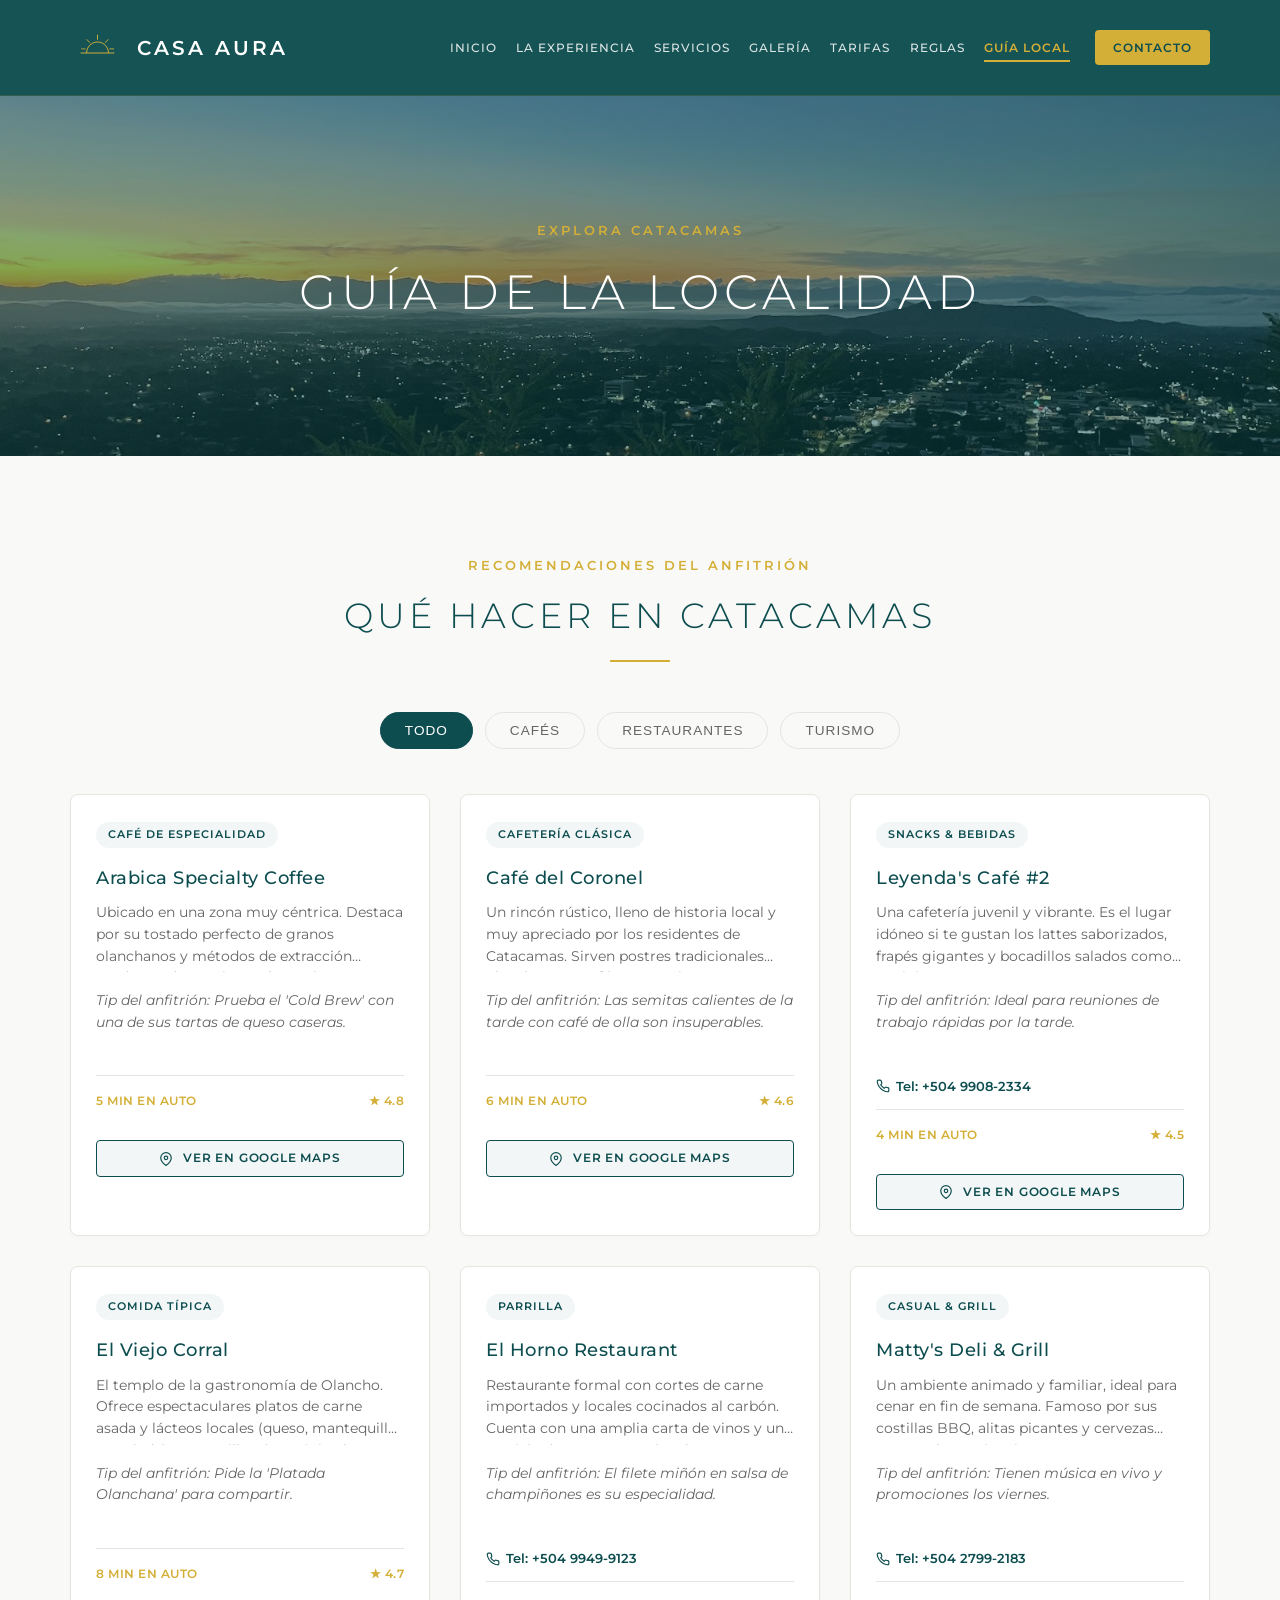
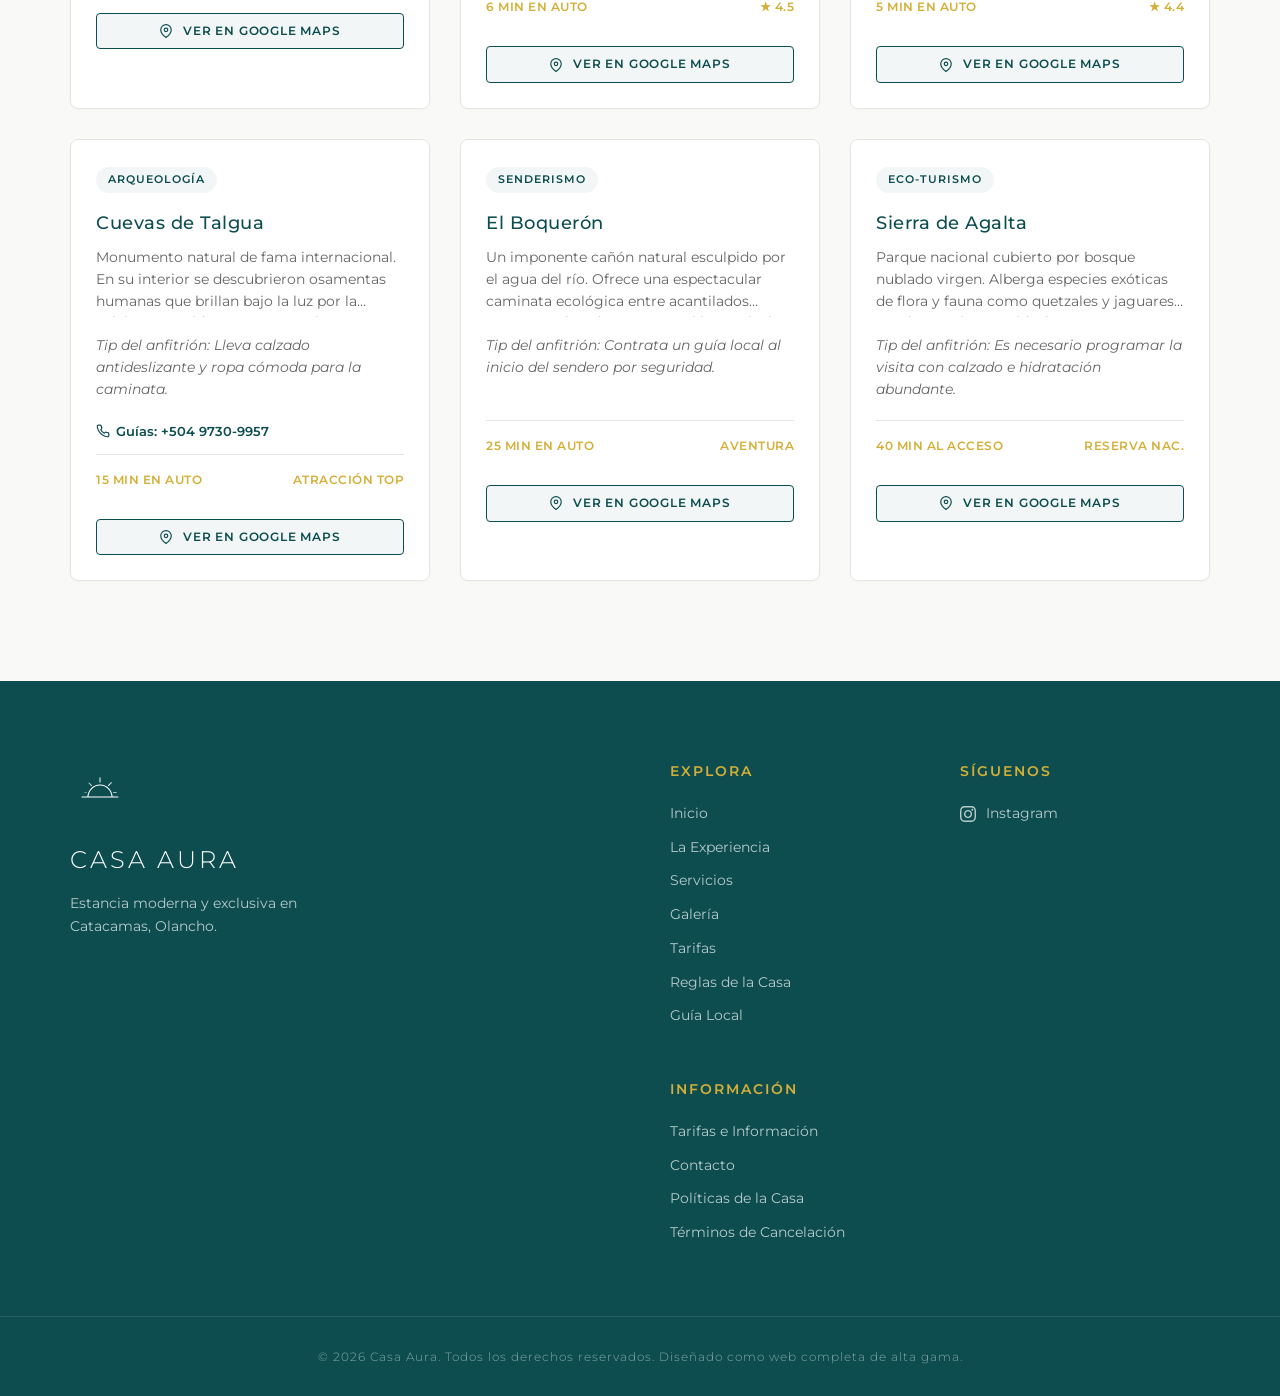
<file: guia-local.html>
<!DOCTYPE html>
<html lang="es">
<head>
    <meta charset="UTF-8">
    <meta name="viewport" content="width=device-width, initial-scale=1.0">
    <title>Guía Local de Catacamas | Casa Aura</title>
    <meta name="description" content="Guía turística de Catacamas, Olancho. Descubre los mejores cafés, restaurantes típicos de comida olanchana y atracciones turísticas como las Cuevas de Talgua.">
    <!-- Open Graph -->
    <meta property="og:type" content="website">
    <meta property="og:title" content="Guía Local de Catacamas | Casa Aura">
    <meta property="og:description" content="Recomendaciones locales curadas por nuestros anfitriones: restaurantes, cafés y ecoturismo en Catacamas.">
    
    <link rel="icon" type="image/svg+xml" href="assets/logo.svg">
    <link rel="stylesheet" href="css/style.css">
    <script src="js/main.js" defer></script>
</head>
<body>
    <header>
        <div class="container header-container">
            <div class="logo-container">
                <img src="assets/logo.svg" alt="Casa Aura Logo" class="logo">
                <span class="logo-text">Casa Aura</span>
            </div>
            <button class="menu-toggle" aria-label="Abrir menú">
                <svg viewBox="0 0 24 24" width="24" height="24" stroke="currentColor" stroke-width="2" fill="none"><line x1="3" y1="12" x2="21" y2="12"></line><line x1="3" y1="6" x2="21" y2="6"></line><line x1="3" y1="18" x2="21" y2="18"></line></svg>
            </button>
            <nav>
                <a href="index.html">Inicio</a>
                <a href="experiencia.html">La Experiencia</a>
                <a href="servicios.html">Servicios</a>
                <a href="galeria.html">Galería</a>
                <a href="tarifas.html">Tarifas</a>
                <a href="reglas.html">Reglas</a>
                <a href="guia-local.html" class="active">Guía Local</a>
                <a href="contacto.html" class="btn-nav">Contacto</a>
            </nav>
        </div>
    </header>

    <!-- Page Banner -->
    <section class="page-banner" style="background-image: linear-gradient(rgba(13, 77, 79, 0.5), rgba(13, 77, 79, 0.5)), url('assets/catacamas_sunset.jpg'); height: 40vh; display: flex; align-items: center; justify-content: center; text-align: center; color: white;">
        <div class="banner-content">
            <span class="section-tagline" style="color: var(--accent-color);">Explora Catacamas</span>
            <h1 style="font-size: 3rem; letter-spacing: 5px; font-weight: 300; text-transform: uppercase;">Guía de la Localidad</h1>
        </div>
    </section>

    <!-- Local Guide Section -->
    <section class="section section-guide-page">
        <div class="container">
            <span class="section-tagline center">Recomendaciones del Anfitrión</span>
            <h2 class="section-title">Qué Hacer en Catacamas</h2>
            
            <div class="guide-tabs">
                <button class="tab-btn active" data-target="all">Todo</button>
                <button class="tab-btn" data-target="cafes">Cafés</button>
                <button class="tab-btn" data-target="restaurantes">Restaurantes</button>
                <button class="tab-btn" data-target="turismo">Turismo</button>
            </div>

            <div class="guide-content" style="grid-template-columns: repeat(3, 1fr);">
                <!-- Cafe 1 -->
                <div class="guide-card" data-category="cafes" style="animation: fadeIn 0.5s ease forwards;">
                    <div class="guide-card-body">
                        <span class="guide-badge">Café de Especialidad</span>
                        <h3>Arabica Specialty Coffee</h3>
                        <p>Ubicado en una zona muy céntrica. Destaca por su tostado perfecto de granos olanchanos y métodos de extracción modernos (V60, Chemex). Excelente ambiente and buena conexión a internet.</p>
                        <p style="font-size: 0.85rem; color: var(--text-muted); font-style: italic; margin-bottom: 15px;">Tip del anfitrión: Prueba el 'Cold Brew' con una de sus tartas de queso caseras.</p>
                        <div class="guide-meta" style="margin-bottom: 15px;">
                            <span>5 min en auto</span>
                            <span>★ 4.8</span>
                        </div>
                        <a href="https://maps.google.com/?q=Arabica+Specialty+Coffee+Catacamas" target="_blank" class="btn-card-map">
                            <svg viewBox="0 0 24 24" width="14" height="14" stroke="currentColor" stroke-width="2" fill="none" style="vertical-align: middle; margin-right: 4px;"><path d="M21 10c0 7-9 13-9 13s-9-6-9-13a9 9 0 0 1 18 0z"/><circle cx="12" cy="10" r="3"/></svg>
                            Ver en Google Maps
                        </a>
                    </div>
                </div>

                <!-- Cafe 2 -->
                <div class="guide-card" data-category="cafes" style="animation: fadeIn 0.5s ease forwards;">
                    <div class="guide-card-body">
                        <span class="guide-badge">Cafetería Clásica</span>
                        <h3>Café del Coronel</h3>
                        <p>Un rincón rústico, lleno de historia local y muy apreciado por los residentes de Catacamas. Sirven postres tradicionales olanchanos y café con canela.</p>
                        <p style="font-size: 0.85rem; color: var(--text-muted); font-style: italic; margin-bottom: 15px;">Tip del anfitrión: Las semitas calientes de la tarde con café de olla son insuperables.</p>
                        <div class="guide-meta" style="margin-bottom: 15px;">
                            <span>6 min en auto</span>
                            <span>★ 4.6</span>
                        </div>
                        <a href="https://maps.google.com/?q=Cafe+del+Coronel+Catacamas" target="_blank" class="btn-card-map">
                            <svg viewBox="0 0 24 24" width="14" height="14" stroke="currentColor" stroke-width="2" fill="none" style="vertical-align: middle; margin-right: 4px;"><path d="M21 10c0 7-9 13-9 13s-9-6-9-13a9 9 0 0 1 18 0z"/><circle cx="12" cy="10" r="3"/></svg>
                            Ver en Google Maps
                        </a>
                    </div>
                </div>

                <!-- Cafe 3 -->
                <div class="guide-card" data-category="cafes" style="animation: fadeIn 0.5s ease forwards;">
                    <div class="guide-card-body">
                        <span class="guide-badge">Snacks & Bebidas</span>
                        <h3>Leyenda's Café #2</h3>
                        <p>Una cafetería juvenil y vibrante. Es el lugar idóneo si te gustan los lattes saborizados, frapés gigantes y bocadillos salados como paninis y wraps.</p>
                        <p style="font-size: 0.85rem; color: var(--text-muted); font-style: italic; margin-bottom: 15px;">Tip del anfitrión: Ideal para reuniones de trabajo rápidas por la tarde.</p>
                        <div class="guide-contact">
                            <svg viewBox="0 0 24 24" width="14" height="14" stroke="currentColor" stroke-width="2" fill="none" style="vertical-align: middle;"><path d="M22 16.92v3a2 2 0 0 1-2.18 2 19.79 19.79 0 0 1-8.63-3.07 19.5 19.5 0 0 1-6-6 19.79 19.79 0 0 1-3.07-8.67A2 2 0 0 1 4.11 2h3a2 2 0 0 1 2 1.72 12.84 12.84 0 0 0 .7 2.81 2 2 0 0 1-.45 2.11L8.09 9.91a16 16 0 0 0 6 6l1.27-1.27a2 2 0 0 1 2.11-.45 12.84 12.84 0 0 0 2.81.7A2 2 0 0 1 22 16.92z"/></svg>
                            Tel: +504 9908-2334
                        </div>
                        <div class="guide-meta" style="margin-bottom: 15px;">
                            <span>4 min en auto</span>
                            <span>★ 4.5</span>
                        </div>
                        <a href="https://maps.google.com/?q=Leyendas+Cafe+Catacamas" target="_blank" class="btn-card-map">
                            <svg viewBox="0 0 24 24" width="14" height="14" stroke="currentColor" stroke-width="2" fill="none" style="vertical-align: middle; margin-right: 4px;"><path d="M21 10c0 7-9 13-9 13s-9-6-9-13a9 9 0 0 1 18 0z"/><circle cx="12" cy="10" r="3"/></svg>
                            Ver en Google Maps
                        </a>
                    </div>
                </div>

                <!-- Restaurante 1 -->
                <div class="guide-card" data-category="restaurantes" style="animation: fadeIn 0.5s ease forwards;">
                    <div class="guide-card-body">
                        <span class="guide-badge">Comida Típica</span>
                        <h3>El Viejo Corral</h3>
                        <p>El templo de la gastronomía de Olancho. Ofrece espectaculares platos de carne asada y lácteos locales (queso, mantequilla y cuajada) con tortillas de maíz hechas a mano en el momento.</p>
                        <p style="font-size: 0.85rem; color: var(--text-muted); font-style: italic; margin-bottom: 15px;">Tip del anfitrión: Pide la 'Platada Olanchana' para compartir.</p>
                        <div class="guide-meta" style="margin-bottom: 15px;">
                            <span>8 min en auto</span>
                            <span>★ 4.7</span>
                        </div>
                        <a href="https://maps.google.com/?q=El+Viejo+Corral+Catacamas" target="_blank" class="btn-card-map">
                            <svg viewBox="0 0 24 24" width="14" height="14" stroke="currentColor" stroke-width="2" fill="none" style="vertical-align: middle; margin-right: 4px;"><path d="M21 10c0 7-9 13-9 13s-9-6-9-13a9 9 0 0 1 18 0z"/><circle cx="12" cy="10" r="3"/></svg>
                            Ver en Google Maps
                        </a>
                    </div>
                </div>

                <!-- Restaurante 2 -->
                <div class="guide-card" data-category="restaurantes" style="animation: fadeIn 0.5s ease forwards;">
                    <div class="guide-card-body">
                        <span class="guide-badge">Parrilla</span>
                        <h3>El Horno Restaurant</h3>
                        <p>Restaurante formal con cortes de carne importados y locales cocinados al carbón. Cuenta con una amplia carta de vinos y un servicio de mesa excepcional.</p>
                        <p style="font-size: 0.85rem; color: var(--text-muted); font-style: italic; margin-bottom: 15px;">Tip del anfitrión: El filete miñón en salsa de champiñones es su especialidad.</p>
                        <div class="guide-contact">
                            <svg viewBox="0 0 24 24" width="14" height="14" stroke="currentColor" stroke-width="2" fill="none" style="vertical-align: middle;"><path d="M22 16.92v3a2 2 0 0 1-2.18 2 19.79 19.79 0 0 1-8.63-3.07 19.5 19.5 0 0 1-6-6 19.79 19.79 0 0 1-3.07-8.67A2 2 0 0 1 4.11 2h3a2 2 0 0 1 2 1.72 12.84 12.84 0 0 0 .7 2.81 2 2 0 0 1-.45 2.11L8.09 9.91a16 16 0 0 0 6 6l1.27-1.27a2 2 0 0 1 2.11-.45 12.84 12.84 0 0 0 2.81.7A2 2 0 0 1 22 16.92z"/></svg>
                            Tel: +504 9949-9123
                        </div>
                        <div class="guide-meta" style="margin-bottom: 15px;">
                            <span>6 min en auto</span>
                            <span>★ 4.5</span>
                        </div>
                        <a href="https://maps.google.com/?q=El+Horno+Restaurant+Catacamas" target="_blank" class="btn-card-map">
                            <svg viewBox="0 0 24 24" width="14" height="14" stroke="currentColor" stroke-width="2" fill="none" style="vertical-align: middle; margin-right: 4px;"><path d="M21 10c0 7-9 13-9 13s-9-6-9-13a9 9 0 0 1 18 0z"/><circle cx="12" cy="10" r="3"/></svg>
                            Ver en Google Maps
                        </a>
                    </div>
                </div>

                <!-- Restaurante 3 -->
                <div class="guide-card" data-category="restaurantes" style="animation: fadeIn 0.5s ease forwards;">
                    <div class="guide-card-body">
                        <span class="guide-badge">Casual & Grill</span>
                        <h3>Matty's Deli & Grill</h3>
                        <p>Un ambiente animado y familiar, ideal para cenar en fin de semana. Famoso por sus costillas BBQ, alitas picantes y cervezas artesanales nacionales.</p>
                        <p style="font-size: 0.85rem; color: var(--text-muted); font-style: italic; margin-bottom: 15px;">Tip del anfitrión: Tienen música en vivo y promociones los viernes.</p>
                        <div class="guide-contact">
                            <svg viewBox="0 0 24 24" width="14" height="14" stroke="currentColor" stroke-width="2" fill="none" style="vertical-align: middle;"><path d="M22 16.92v3a2 2 0 0 1-2.18 2 19.79 19.79 0 0 1-8.63-3.07 19.5 19.5 0 0 1-6-6 19.79 19.79 0 0 1-3.07-8.67A2 2 0 0 1 4.11 2h3a2 2 0 0 1 2 1.72 12.84 12.84 0 0 0 .7 2.81 2 2 0 0 1-.45 2.11L8.09 9.91a16 16 0 0 0 6 6l1.27-1.27a2 2 0 0 1 2.11-.45 12.84 12.84 0 0 0 2.81.7A2 2 0 0 1 22 16.92z"/></svg>
                            Tel: +504 2799-2183
                        </div>
                        <div class="guide-meta" style="margin-bottom: 15px;">
                            <span>5 min en auto</span>
                            <span>★ 4.4</span>
                        </div>
                        <a href="https://maps.google.com/?q=Mattys+Deli+Grill+Catacamas" target="_blank" class="btn-card-map">
                            <svg viewBox="0 0 24 24" width="14" height="14" stroke="currentColor" stroke-width="2" fill="none" style="vertical-align: middle; margin-right: 4px;"><path d="M21 10c0 7-9 13-9 13s-9-6-9-13a9 9 0 0 1 18 0z"/><circle cx="12" cy="10" r="3"/></svg>
                            Ver en Google Maps
                        </a>
                    </div>
                </div>

                <!-- Turismo 1 -->
                <div class="guide-card" data-category="turismo" style="animation: fadeIn 0.5s ease forwards;">
                    <div class="guide-card-body">
                        <span class="guide-badge">Arqueología</span>
                        <h3>Cuevas de Talgua</h3>
                        <p>Monumento natural de fama internacional. En su interior se descubrieron osamentas humanas que brillan bajo la luz por la calcita, conocidas como 'Las calaveras luminosas'. Cuenta con senderos y un museo histórico.</p>
                        <p style="font-size: 0.85rem; color: var(--text-muted); font-style: italic; margin-bottom: 15px;">Tip del anfitrión: Lleva calzado antideslizante y ropa cómoda para la caminata.</p>
                        <div class="guide-contact">
                            <svg viewBox="0 0 24 24" width="14" height="14" stroke="currentColor" stroke-width="2" fill="none" style="vertical-align: middle;"><path d="M22 16.92v3a2 2 0 0 1-2.18 2 19.79 19.79 0 0 1-8.63-3.07 19.5 19.5 0 0 1-6-6 19.79 19.79 0 0 1-3.07-8.67A2 2 0 0 1 4.11 2h3a2 2 0 0 1 2 1.72 12.84 12.84 0 0 0 .7 2.81 2 2 0 0 1-.45 2.11L8.09 9.91a16 16 0 0 0 6 6l1.27-1.27a2 2 0 0 1 2.11-.45 12.84 12.84 0 0 0 2.81.7A2 2 0 0 1 22 16.92z"/></svg>
                            Guías: +504 9730-9957
                        </div>
                        <div class="guide-meta" style="margin-bottom: 15px;">
                            <span>15 min en auto</span>
                            <span>Atracción Top</span>
                        </div>
                        <a href="https://maps.google.com/?q=Cuevas+de+Talgua+Catacamas" target="_blank" class="btn-card-map">
                            <svg viewBox="0 0 24 24" width="14" height="14" stroke="currentColor" stroke-width="2" fill="none" style="vertical-align: middle; margin-right: 4px;"><path d="M21 10c0 7-9 13-9 13s-9-6-9-13a9 9 0 0 1 18 0z"/><circle cx="12" cy="10" r="3"/></svg>
                            Ver en Google Maps
                        </a>
                    </div>
                </div>

                <!-- Turismo 2 -->
                <div class="guide-card" data-category="turismo" style="animation: fadeIn 0.5s ease forwards;">
                    <div class="guide-card-body">
                        <span class="guide-badge">Senderismo</span>
                        <h3>El Boquerón</h3>
                        <p>Un imponente cañón natural esculpido por el agua del río. Ofrece una espectacular caminata ecológica entre acantilados rocosos y abundante vegetación tropical.</p>
                        <p style="font-size: 0.85rem; color: var(--text-muted); font-style: italic; margin-bottom: 15px;">Tip del anfitrión: Contrata un guía local al inicio del sendero por seguridad.</p>
                        <div class="guide-meta" style="margin-bottom: 15px;">
                            <span>25 min en auto</span>
                            <span>Aventura</span>
                        </div>
                        <a href="https://maps.google.com/?q=Parque+Nacional+El+Boqueron+Olancho" target="_blank" class="btn-card-map">
                            <svg viewBox="0 0 24 24" width="14" height="14" stroke="currentColor" stroke-width="2" fill="none" style="vertical-align: middle; margin-right: 4px;"><path d="M21 10c0 7-9 13-9 13s-9-6-9-13a9 9 0 0 1 18 0z"/><circle cx="12" cy="10" r="3"/></svg>
                            Ver en Google Maps
                        </a>
                    </div>
                </div>

                <!-- Turismo 3 -->
                <div class="guide-card" data-category="turismo" style="animation: fadeIn 0.5s ease forwards;">
                    <div class="guide-card-body">
                        <span class="guide-badge">Eco-Turismo</span>
                        <h3>Sierra de Agalta</h3>
                        <p>Parque nacional cubierto por bosque nublado virgen. Alberga especies exóticas de flora y fauna como quetzales y jaguares. Senderos exigentes ideales para montañistas experimentados.</p>
                        <p style="font-size: 0.85rem; color: var(--text-muted); font-style: italic; margin-bottom: 15px;">Tip del anfitrión: Es necesario programar la visita con calzado e hidratación abundante.</p>
                        <div class="guide-meta" style="margin-bottom: 15px;">
                            <span>40 min al acceso</span>
                            <span>Reserva Nac.</span>
                        </div>
                        <a href="https://maps.google.com/?q=Parque+Nacional+Sierra+de+Agalta" target="_blank" class="btn-card-map">
                            <svg viewBox="0 0 24 24" width="14" height="14" stroke="currentColor" stroke-width="2" fill="none" style="vertical-align: middle; margin-right: 4px;"><path d="M21 10c0 7-9 13-9 13s-9-6-9-13a9 9 0 0 1 18 0z"/><circle cx="12" cy="10" r="3"/></svg>
                            Ver en Google Maps
                        </a>
                    </div>
                </div>
            </div>
        </div>
    </section>

    <footer>
        <div class="container footer-content">
            <div class="footer-brand">
                <img src="assets/logo.svg" alt="Casa Aura Logo" class="footer-logo">
                <h3>Casa Aura</h3>
                <p>Estancia moderna y exclusiva en Catacamas, Olancho.</p>
            </div>
            <div class="footer-links">
                <div>
                    <h4>Explora</h4>
                    <a href="index.html">Inicio</a>
                    <a href="experiencia.html">La Experiencia</a>
                    <a href="servicios.html">Servicios</a>
                    <a href="galeria.html">Galería</a>
                    <a href="tarifas.html">Tarifas</a>
                    <a href="reglas.html">Reglas de la Casa</a>
                    <a href="guia-local.html">Guía Local</a>
                </div>
                <div>
                    <h4>Síguenos</h4>
                    <a href="https://www.instagram.com/casaaura1503?igsh=ZmV0ZGM2ZmhpMXc1&utm_source=qr" target="_blank" class="footer-social">
                        <svg viewBox="0 0 24 24" width="16" height="16" fill="currentColor" style="margin-right: 6px; vertical-align: middle;"><path d="M12 2.163c3.204 0 3.584.012 4.85.07 3.252.148 4.771 1.691 4.919 4.919.058 1.265.069 1.645.069 4.849 0 3.205-.012 3.584-.069 4.849-.149 3.225-1.664 4.771-4.919 4.919-1.266.058-1.644.07-4.85.07-3.204 0-3.584-.012-4.849-.07-3.26-.149-4.771-1.699-4.919-4.92-.058-1.265-.07-1.644-.07-4.849 0-3.204.013-3.583.07-4.849.149-3.227 1.664-4.771 4.919-4.919 1.266-.057 1.645-.069 4.849-.069zm0-2.163c-3.259 0-3.667.014-4.947.072-4.358.2-6.78 2.618-6.98 6.98-.059 1.281-.073 1.689-.073 4.948 0 3.259.014 3.668.072 4.948.2 4.358 2.618 6.78 6.98 6.98 1.281.058 1.689.072 4.948.072 3.259 0 3.668-.014 4.948-.072 4.354-.2 6.782-2.618 6.979-6.98.059-1.28.073-1.689.073-4.948 0-3.259-.014-3.667-.072-4.947-.196-4.354-2.617-6.78-6.979-6.98-1.281-.059-1.69-.073-4.949-.073zm0 5.838c-3.403 0-6.162 2.759-6.162 6.162s2.759 6.163 6.162 6.163 6.162-2.759 6.162-6.163c0-3.403-2.759-6.162-6.162-6.162zm0 10.162c-2.209 0-4-1.79-4-4 0-2.209 1.791-4 4-4s4 1.791 4 4c0 2.21-1.791 4-4 4zm6.406-11.845c-.796 0-1.441.645-1.441 1.44s.645 1.44 1.441 1.44c.795 0 1.439-.645 1.439-1.44s-.644-1.44-1.439-1.44z"/></svg>
                        Instagram
                    </a>
                </div>
                <div>
                    <h4>Información</h4>
                    <a href="tarifas.html">Tarifas e Información</a>
                    <a href="contacto.html">Contacto</a>
                    <a href="reglas.html">Políticas de la Casa</a>
                    <a href="contacto.html">Términos de Cancelación</a>
                </div>
            </div>
        </div>
        <div class="footer-bottom">
            <div class="container">
                <p>&copy; 2026 Casa Aura. Todos los derechos reservados. Diseñado como web completa de alta gama.</p>
            </div>
        </div>
    </footer>
</body>
</html>
</file>
<file: css/style.css>
@import url("https://fonts.googleapis.com/css2?family=Montserrat:wght@300;400;500;600;700&display=swap");

:root {
    --primary-color: #0D4D4F;
    --primary-light: #166466;
    --primary-ultra-light: rgba(13, 77, 79, 0.05);
    --accent-color: #D4AF37;
    --accent-hover: #b8962f;
    --accent-light: rgba(212, 175, 55, 0.15);
    --bg-color: #F9F9F7;
    --card-bg: #ffffff;
    --text-color: #333333;
    --text-muted: #666666;
    --border-color: #e5e5e0;
    --shadow-sm: 0 2px 4px rgba(0,0,0,0.02);
    --shadow-md: 0 10px 30px rgba(0,0,0,0.05);
    --shadow-lg: 0 15px 40px rgba(13, 77, 79, 0.08);
    --transition: all 0.3s cubic-bezier(0.25, 0.8, 0.25, 1);
}

/* Reset & Base Styles */
* {
    margin: 0;
    padding: 0;
    box-sizing: border-box;
}

html {
    scroll-behavior: smooth;
}

body {
    font-family: "Montserrat", sans-serif;
    background-color: var(--bg-color);
    color: var(--text-color);
    line-height: 1.6;
    overflow-x: hidden;
}

.container {
    max-width: 1200px;
    margin: 0 auto;
    padding: 0 30px;
}

/* Header & Navigation */
header {
    background-color: var(--primary-color);
    padding: 20px 0;
    position: sticky;
    top: 0;
    z-index: 1000;
    border-bottom: 1px solid rgba(212, 175, 55, 0.15); /* Delicada línea dorada en la base */
    backdrop-filter: blur(8px);
    background-color: rgba(13, 77, 79, 0.96); /* Verde oscuro corporativo con transparencia */
}

.header-container {
    display: flex;
    justify-content: space-between;
    align-items: center;
}

.logo-container {
    display: flex;
    align-items: center;
    gap: 12px;
}

.logo {
    width: 55px;
    height: 55px;
    transition: var(--transition);
}

.logo-text {
    font-size: 1.25rem;
    font-weight: 600;
    letter-spacing: 3px;
    text-transform: uppercase;
    color: white; /* Texto del logo en blanco sobre el fondo verde */
}

nav {
    display: flex;
    align-items: center;
    gap: 1.2rem; /* Modern dynamic spacing instead of fixed large margins */
}

nav a {
    text-decoration: none;
    color: rgba(255, 255, 255, 0.85); /* Blanco suave para contraste premium */
    font-weight: 500;
    letter-spacing: 1px; /* Slightly tighter spacing for a more modern, clean feel */
    text-transform: uppercase;
    font-size: 0.78rem; /* Slightly smaller font to ensure perfect fit without crowding */
    transition: var(--transition);
    position: relative;
    padding: 5px 0;
}

nav a::after {
    content: '';
    position: absolute;
    bottom: 0;
    left: 0;
    width: 0;
    height: 2px;
    background-color: var(--accent-color);
    transition: var(--transition);
}

nav a:hover {
    color: var(--accent-color); /* Hover en color oro */
}

nav a:hover::after {
    width: 100%;
}

nav a.active {
    color: var(--accent-color); /* Enlace activo en color oro */
    font-weight: 600;
}

nav a.active::after {
    width: 100%;
}

.btn-nav {
    background-color: var(--accent-color); /* Botón de navegación en color oro destacable */
    color: var(--primary-color) !important; /* Texto verde oscuro para máximo contraste */
    padding: 8px 18px;
    border-radius: 4px;
    margin-left: 6px; /* Extra separation space after the gap */
    font-weight: 600;
}

.btn-nav::after {
    display: none;
}

.btn-nav:hover {
    background-color: white; /* Hover cambia a fondo blanco */
    color: var(--primary-color) !important;
    transform: translateY(-2px);
}

/* Sections General */
.section {
    padding: 100px 0;
}

.section-tagline {
    font-size: 0.8rem;
    text-transform: uppercase;
    letter-spacing: 3px;
    color: var(--accent-color);
    font-weight: 600;
    margin-bottom: 12px;
    display: block;
}

.section-tagline.center {
    text-align: center;
}

.section-title {
    color: var(--primary-color);
    font-weight: 300;
    letter-spacing: 4px;
    text-transform: uppercase;
    margin-bottom: 50px;
    font-size: 2.2rem;
    position: relative;
}

.details-text .section-title {
    font-size: 1.6rem;
}

.section-title:not(.left) {
    text-align: center;
}

.section-title:not(.left)::after {
    content: '';
    display: block;
    width: 60px;
    height: 2px;
    background-color: var(--accent-color);
    margin: 15px auto 0 auto;
}

.section-title.left::after {
    content: '';
    display: block;
    width: 50px;
    height: 2px;
    background-color: var(--accent-color);
    margin: 15px 0 0 0;
}

/* Page Banners */
.page-banner {
    background-size: cover !important;
    background-position: center !important;
    background-repeat: no-repeat !important;
    position: relative;
}

/* Hero Section */
.hero {
    height: 75vh;
    min-height: 500px;
    display: flex;
    flex-direction: column;
    justify-content: center;
    align-items: center;
    text-align: center;
    position: relative;
    color: white;
    background-image: url('../assets/casa_aura_cocina.png');
    background-size: cover;
    background-position: center;
    background-repeat: no-repeat;
    padding: 0 20px;
}

.hero-overlay {
    position: absolute;
    top: 0;
    left: 0;
    width: 100%;
    height: 100%;
    background: linear-gradient(180deg, rgba(13, 77, 79, 0.75) 0%, rgba(13, 77, 79, 0.4) 50%, rgba(13, 77, 79, 0.8) 100%);
    z-index: 1;
}

.hero-content {
    position: relative;
    z-index: 2;
    max-width: 800px;
}

.hero-logo {
    width: 180px;
    height: 180px;
    margin-bottom: -40px; /* Margen negativo para compensar el espacio vacío inferior dentro del lienzo del SVG */
    animation: fadeInUp 1.2s ease;
    filter: drop-shadow(0 4px 10px rgba(0, 0, 0, 0.35));
}

.hero h1 {
    font-size: 4.5rem;
    color: white;
    font-weight: 300;
    letter-spacing: 12px;
    text-transform: uppercase;
    margin-bottom: 15px;
    text-shadow: 0 4px 10px rgba(0,0,0,0.3);
    animation: fadeInDown 1s ease;
}

.hero p {
    font-size: 1.4rem;
    letter-spacing: 4px;
    color: var(--accent-color);
    margin-bottom: 40px;
    text-transform: uppercase;
    font-weight: 500;
    text-shadow: 0 2px 5px rgba(0,0,0,0.2);
    animation: fadeInUp 1s ease 0.2s;
    animation-fill-mode: both;
}

.hero-actions {
    display: flex;
    justify-content: center;
    gap: 20px;
    animation: fadeInUp 1s ease 0.4s;
    animation-fill-mode: both;
}

/* Buttons */
.btn {
    display: inline-block;
    padding: 15px 40px;
    background-color: var(--accent-color);
    color: white;
    text-decoration: none;
    letter-spacing: 2px;
    text-transform: uppercase;
    font-size: 0.8rem;
    font-weight: 600;
    border-radius: 2px;
    border: 1px solid var(--accent-color);
    transition: var(--transition);
    cursor: pointer;
}

.btn:hover {
    background-color: var(--accent-hover);
    border-color: var(--accent-hover);
    transform: translateY(-2px);
    box-shadow: 0 5px 15px rgba(0,0,0,0.1);
}

.btn-secondary {
    background-color: transparent;
    color: white;
    border-color: white;
}

.btn-secondary:hover {
    background-color: white;
    color: var(--primary-color);
    border-color: white;
}

/* Details Section */
.section-details {
    padding-top: 100px;
}

.details-grid {
    display: grid;
    grid-template-columns: 1.1fr 0.9fr;
    gap: 60px;
    align-items: center;
}

.lead {
    font-size: 1.15rem;
    color: var(--primary-color);
    font-weight: 400;
    margin-bottom: 25px;
}

.details-text p {
    color: var(--text-muted);
    margin-bottom: 20px;
}

.specs-grid {
    display: grid;
    grid-template-columns: repeat(4, 1fr);
    gap: 15px;
    margin-top: 40px;
    padding-top: 30px;
    border-top: 1px solid var(--border-color);
}

.spec-item {
    text-align: center;
}

.spec-icon {
    color: var(--accent-color);
    margin-bottom: 8px;
}

.spec-val {
    display: block;
    font-size: 1.8rem;
    font-weight: 300;
    color: var(--accent-color);
    margin-bottom: 2px;
}

.spec-lbl {
    font-size: 0.65rem;
    text-transform: uppercase;
    letter-spacing: 1px;
    color: var(--text-muted);
    font-weight: 500;
}

.details-image-card {
    position: relative;
    border-radius: 8px;
    overflow: hidden;
    box-shadow: var(--shadow-md);
}

.details-img {
    width: 100%;
    height: 480px;
    object-fit: cover;
    display: block;
    transition: var(--transition);
}

.details-image-card:hover .details-img {
    transform: scale(1.03);
}

.badge-gold {
    position: absolute;
    top: 20px;
    right: 20px;
    background-color: var(--accent-color);
    color: white;
    padding: 8px 16px;
    font-size: 0.75rem;
    font-weight: 600;
    letter-spacing: 1px;
    text-transform: uppercase;
    box-shadow: 0 4px 10px rgba(0,0,0,0.1);
}

/* Services / Amenities */
.section-services {
    background-color: var(--primary-ultra-light);
}

.amenities {
    display: grid;
    grid-template-columns: repeat(auto-fit, minmax(320px, 1fr));
    gap: 30px;
}

.amenity-card {
    background: var(--card-bg);
    padding: 40px 30px;
    border-radius: 6px;
    box-shadow: var(--shadow-sm);
    transition: var(--transition);
    border: 1px solid var(--border-color);
    display: flex;
    flex-direction: column;
    align-items: flex-start;
    text-align: left;
}

.amenity-card:hover {
    transform: translateY(-8px);
    box-shadow: var(--shadow-lg);
    border-color: var(--accent-color);
}

.amenity-icon {
    color: var(--accent-color);
    margin-bottom: 25px;
    background-color: var(--primary-ultra-light);
    width: 60px;
    height: 60px;
    border-radius: 50px;
    display: flex;
    justify-content: center;
    align-items: center;
    transition: var(--transition);
}

.amenity-card:hover .amenity-icon {
    background-color: var(--accent-color);
    color: white;
}

.amenity-card h3 {
    color: var(--primary-color);
    margin-bottom: 15px;
    letter-spacing: 1.5px;
    font-size: 1.15rem;
    font-weight: 500;
}

.amenity-card p {
    color: var(--text-muted);
    font-size: 0.9rem;
    line-height: 1.6;
}

/* Gallery Section */
.gallery {
    display: grid;
    grid-template-columns: repeat(2, 1fr);
    gap: 25px;
}

.gallery-item {
    position: relative;
    aspect-ratio: 16/10;
    overflow: hidden;
    border-radius: 4px;
    box-shadow: var(--shadow-sm);
}

.gallery-item img {
    width: 100%;
    height: 100%;
    object-fit: cover;
    display: block;
    transition: transform 0.6s cubic-bezier(0.25, 0.8, 0.25, 1);
}

.gallery-overlay {
    position: absolute;
    top: 0;
    left: 0;
    width: 100%;
    height: 100%;
    background: rgba(13, 77, 79, 0.85);
    display: flex;
    justify-content: center;
    align-items: center;
    opacity: 0;
    transition: var(--transition);
    padding: 20px;
}

.gallery-overlay span {
    color: white;
    font-size: 1.2rem;
    letter-spacing: 3px;
    text-transform: uppercase;
    font-weight: 300;
    border-bottom: 1px solid var(--accent-color);
    padding-bottom: 5px;
    transform: translateY(10px);
    transition: var(--transition);
}

.gallery-item:hover img {
    transform: scale(1.08);
}

.gallery-item:hover .gallery-overlay {
    opacity: 1;
}

.gallery-item:hover .gallery-overlay span {
    transform: translateY(0);
}

/* Booking Section */
.booking-layout {
    display: grid;
    grid-template-columns: 1.1fr 0.9fr;
    gap: 60px;
    align-items: start;
}

.included-services {
    margin: 30px 0;
}

.included-services h3 {
    color: var(--primary-color);
    font-size: 1.1rem;
    font-weight: 500;
    margin-bottom: 15px;
}

.included-services ul {
    list-style: none;
}

.included-services li {
    display: flex;
    align-items: center;
    gap: 10px;
    margin-bottom: 12px;
    font-size: 0.95rem;
    color: var(--text-muted);
}

.list-icon {
    color: var(--accent-color);
    flex-shrink: 0;
}

.li-more {
    list-style: none;
    color: var(--accent-color);
    font-weight: 500;
    font-size: 0.85rem;
    letter-spacing: 1px;
}

/* CSS Calendar Mockup */
.calendar-mockup {
    background-color: var(--card-bg);
    border: 1px solid var(--border-color);
    padding: 25px;
    border-radius: 6px;
    margin-top: 30px;
    box-shadow: var(--shadow-sm);
}

.calendar-header {
    display: flex;
    justify-content: space-between;
    align-items: center;
    font-weight: 600;
    color: var(--primary-color);
    margin-bottom: 20px;
}

.calendar-nav span {
    cursor: pointer;
    padding: 5px 10px;
    margin-left: 5px;
    font-weight: bold;
    color: var(--accent-color);
}

.calendar-weekdays {
    display: grid;
    grid-template-columns: repeat(7, 1fr);
    text-align: center;
    font-weight: 600;
    font-size: 0.75rem;
    color: var(--text-muted);
    margin-bottom: 10px;
}

.calendar-days {
    display: grid;
    grid-template-columns: repeat(7, 1fr);
    text-align: center;
    gap: 5px;
}

.day {
    padding: 10px 0;
    font-size: 0.85rem;
    border-radius: 4px;
    cursor: pointer;
    transition: var(--transition);
    color: var(--text-color);
}

.day:hover:not(.muted):not(.booked) {
    background-color: var(--primary-ultra-light);
}

.day.muted {
    color: #ccc;
    cursor: not-allowed;
}

.day.booked {
    color: #bbb;
    text-decoration: line-through;
    cursor: not-allowed;
    background-color: #f2f2ee;
}

.day.active-start {
    background-color: var(--accent-color);
    color: white;
    border-top-left-radius: 4px;
    border-bottom-left-radius: 4px;
}

.day.active-end {
    background-color: var(--accent-color);
    color: white;
    border-top-right-radius: 4px;
    border-bottom-right-radius: 4px;
}

.day.active {
    background-color: var(--accent-light);
    color: var(--primary-color);
    border-radius: 0;
    font-weight: 600;
}

/* Booking Card (Direct Contact Style) */
.booking-card {
    background-color: var(--card-bg);
    border: 1px solid var(--border-color);
    border-radius: 12px;
    padding: 35px;
    box-shadow: var(--shadow-lg);
    position: sticky;
    top: 110px;
}

.booking-card::before {
    content: '';
    display: block;
    height: 6px;
    background-color: var(--accent-color);
    position: absolute;
    top: 0;
    left: 0;
    right: 0;
    border-top-left-radius: 12px;
    border-top-right-radius: 12px;
}

.booking-header {
    margin-bottom: 20px;
    border-bottom: 1px solid var(--border-color);
    padding-bottom: 15px;
}

.booking-header h3 {
    color: var(--primary-color);
    font-size: 1.3rem;
    font-weight: 500;
    letter-spacing: 2px;
    margin-bottom: 6px;
}

.booking-header p {
    color: var(--text-muted);
    font-size: 0.9rem;
}

/* Direct booking styling */
.direct-booking-content {
    display: flex;
    flex-direction: column;
}

.direct-booking-text {
    font-size: 0.88rem;
    color: var(--text-muted);
    margin-bottom: 25px;
    line-height: 1.6;
}

.host-profile-mini {
    display: flex;
    align-items: center;
    gap: 15px;
    margin-bottom: 25px;
    padding-bottom: 20px;
    border-bottom: 1px solid var(--border-color);
}

.host-details-mini {
    display: flex;
    flex-direction: column;
}

.host-details-mini strong {
    color: var(--primary-color);
    font-size: 1rem;
    font-weight: 600;
}

.host-details-mini span {
    color: var(--accent-color);
    font-size: 0.8rem;
    font-weight: 500;
}

.btn-whatsapp {
    background-color: #25D366;
    color: white;
    border-color: #25D366;
    width: 100%;
    text-align: center;
    border-radius: 8px;
    padding: 16px;
    font-weight: 600;
    margin-bottom: 12px;
    display: flex;
    justify-content: center;
    align-items: center;
    gap: 8px;
    text-decoration: none;
    font-size: 0.85rem;
    letter-spacing: 1px;
    text-transform: uppercase;
}

.btn-whatsapp:hover {
    background-color: #20ba5a;
    border-color: #20ba5a;
    transform: translateY(-2px);
}

.btn-airbnb {
    background-color: #FF5A5F;
    color: white;
    border-color: #FF5A5F;
    width: 100%;
    text-align: center;
    border-radius: 8px;
    padding: 16px;
    font-weight: 600;
    text-decoration: none;
    font-size: 0.85rem;
    letter-spacing: 1px;
    text-transform: uppercase;
    transition: var(--transition);
    display: flex;
    justify-content: center;
    align-items: center;
    gap: 8px;
    margin-top: 20px;
}

.btn-airbnb:hover {
    background-color: #e0484d;
    border-color: #e0484d;
    transform: translateY(-2px);
}

.btn-call {
    background-color: transparent;
    color: var(--primary-color);
    border-color: var(--primary-color);
    width: 100%;
    text-align: center;
    border-radius: 8px;
    padding: 16px;
    font-weight: 600;
    text-decoration: none;
    font-size: 0.85rem;
    letter-spacing: 1px;
    text-transform: uppercase;
    transition: var(--transition);
}

.btn-call:hover {
    background-color: var(--primary-ultra-light);
    color: var(--primary-color);
    transform: translateY(-2px);
}

/* Reviews Section */
.section-reviews {
    background-color: var(--primary-ultra-light);
}

.reviews-grid {
    display: grid;
    grid-template-columns: repeat(3, 1fr);
    gap: 30px;
}

.review-card {
    background-color: var(--card-bg);
    padding: 35px;
    border-radius: 6px;
    box-shadow: var(--shadow-sm);
    border: 1px solid var(--border-color);
    transition: var(--transition);
}

.review-card:hover {
    box-shadow: var(--shadow-md);
    transform: translateY(-3px);
}

.review-header {
    display: flex;
    align-items: center;
    gap: 15px;
    margin-bottom: 20px;
}

.user-avatar {
    width: 48px;
    height: 48px;
    border-radius: 50%;
    background-color: var(--primary-color);
    color: white;
    display: flex;
    justify-content: center;
    align-items: center;
    font-weight: 600;
    font-size: 0.95rem;
}

.review-header h4 {
    font-size: 0.95rem;
    color: var(--primary-color);
    font-weight: 600;
    margin-bottom: 2px;
}

.review-date {
    font-size: 0.75rem;
    color: var(--text-muted);
    display: block;
}

.rating-stars {
    color: var(--accent-color);
    font-size: 1rem;
    margin-bottom: 15px;
    letter-spacing: 2px;
}

.review-text {
    font-size: 0.9rem;
    color: var(--text-muted);
    font-style: italic;
    line-height: 1.6;
}

/* Contact & Map Section */
.contact-grid {
    display: grid;
    grid-template-columns: 1fr 1fr;
    gap: 60px;
    align-items: start;
}

.form-group-contact {
    margin-bottom: 20px;
}

.form-group-contact input, .form-group-contact textarea {
    width: 100%;
    padding: 15px;
    font-family: inherit;
    font-size: 0.9rem;
    border: 1px solid var(--border-color);
    border-radius: 4px;
    background-color: white;
    outline: none;
    transition: var(--transition);
}

.form-group-contact input:focus, .form-group-contact textarea:focus {
    border-color: var(--accent-color);
    box-shadow: 0 0 0 3px var(--accent-light);
}

/* Google Maps Embed */
.map-embed {
    border-radius: 6px;
    overflow: hidden;
    border: 1px solid var(--border-color);
    margin-bottom: 30px;
    box-shadow: var(--shadow-sm);
    height: 250px;
}

.map-embed iframe {
    display: block;
    width: 100%;
    height: 100%;
}

.info-list {
    display: flex;
    flex-direction: column;
    gap: 20px;
}

.info-item {
    font-size: 0.95rem;
}

.info-item strong {
    display: block;
    color: var(--primary-color);
    margin-bottom: 3px;
    font-weight: 600;
    font-size: 0.85rem;
    text-transform: uppercase;
    letter-spacing: 1px;
}

.info-item span {
    color: var(--text-muted);
}

.host-info {
    display: flex;
    flex-direction: column;
    margin-top: 5px;
}

.host-name {
    font-weight: 500;
    color: var(--text-color);
}

.host-status {
    font-size: 0.8rem;
    color: var(--accent-color);
}

/* Footer Section */
footer {
    background-color: var(--primary-color);
    color: white;
    padding: 80px 0 0 0;
}

.footer-content {
    display: grid;
    grid-template-columns: 1fr 1fr;
    gap: 60px;
    padding-bottom: 60px;
}

.footer-brand {
    display: flex;
    flex-direction: column;
    align-items: flex-start;
}

.footer-logo {
    width: 60px;
    height: 60px;
    margin-bottom: 20px;
    filter: brightness(0) invert(1);
}

.footer-brand h3 {
    font-size: 1.5rem;
    font-weight: 300;
    letter-spacing: 3px;
    text-transform: uppercase;
    margin-bottom: 12px;
}

.footer-brand p {
    color: rgba(255, 255, 255, 0.7);
    font-size: 0.9rem;
    max-width: 300px;
}

.footer-links {
    display: grid;
    grid-template-columns: 1fr 1fr;
    gap: 40px;
}

.footer-links h4 {
    font-size: 0.85rem;
    text-transform: uppercase;
    letter-spacing: 2px;
    color: var(--accent-color);
    margin-bottom: 20px;
    font-weight: 600;
}

.footer-links a {
    display: block;
    color: rgba(255, 255, 255, 0.7);
    text-decoration: none;
    font-size: 0.85rem;
    margin-bottom: 12px;
    transition: var(--transition);
}

.footer-links a:hover {
    color: white;
    transform: translateX(3px);
}

.footer-bottom {
    border-top: 1px solid rgba(255, 255, 255, 0.1);
    padding: 30px 0;
    text-align: center;
}

.footer-bottom p {
    font-weight: 300;
    letter-spacing: 1px;
    font-size: 0.75rem;
    color: rgba(255, 255, 255, 0.5);
}

/* Animations */
@keyframes fadeInDown {
    from {
        opacity: 0;
        transform: translateY(-20px);
    }
    to {
        opacity: 1;
        transform: translateY(0);
    }
}

@keyframes fadeInUp {
    from {
        opacity: 0;
        transform: translateY(20px);
    }
    to {
        opacity: 1;
        transform: translateY(0);
    }
}

/* Componentes Nuevos: Inventario, Reglas de la Casa y Guía Local */

/* Mobile Menu Toggle button styling */
.menu-toggle {
    display: none;
    background: none;
    border: none;
    color: white; /* Icono en blanco sobre el fondo verde */
    cursor: pointer;
    padding: 5px;
    z-index: 1001;
    transition: var(--transition);
}

.menu-toggle:hover {
    color: var(--accent-color);
}

.menu-toggle svg {
    display: block;
}

/* Sección de Inventario */
.inventory-grid {
    display: grid;
    grid-template-columns: repeat(4, 1fr);
    gap: 25px;
    margin-top: 20px;
}

.inventory-card {
    background: var(--card-bg);
    border: 1px solid var(--border-color);
    border-radius: 8px;
    padding: 30px 25px;
    box-shadow: var(--shadow-sm);
    transition: var(--transition);
}

.inventory-card:hover {
    transform: translateY(-5px);
    box-shadow: var(--shadow-md);
    border-color: var(--accent-color);
}

.inventory-card-header {
    display: flex;
    align-items: center;
    gap: 12px;
    margin-bottom: 20px;
    border-bottom: 1px solid var(--border-color);
    padding-bottom: 15px;
}

.inventory-card-header h3 {
    color: var(--primary-color);
    font-size: 1.05rem;
    font-weight: 600;
    letter-spacing: 1px;
    text-transform: uppercase;
}

.inventory-icon {
    color: var(--accent-color);
    flex-shrink: 0;
}

.inventory-list {
    list-style: none;
}

.inventory-list li {
    display: flex;
    align-items: center;
    gap: 8px;
    margin-bottom: 12px;
    font-size: 0.9rem;
    color: var(--text-muted);
}

.inventory-list-icon {
    color: var(--accent-color);
    flex-shrink: 0;
}

/* Reglas de la Casa */
.rules-layout {
    display: grid;
    grid-template-columns: 0.8fr 1.2fr;
    gap: 50px;
    align-items: start;
}

.rules-intro-card {
    background-color: var(--primary-ultra-light);
    padding: 40px;
    border-radius: 8px;
    border: 1px solid var(--border-color);
    height: 100%;
}

.rules-intro-card p {
    margin-bottom: 25px;
    color: var(--text-muted);
}

.rules-grid {
    display: grid;
    grid-template-columns: repeat(2, 1fr);
    gap: 20px;
}

.rule-card {
    background: var(--card-bg);
    border-left: 4px solid var(--accent-color);
    border-top: 1px solid var(--border-color);
    border-right: 1px solid var(--border-color);
    border-bottom: 1px solid var(--border-color);
    border-radius: 4px;
    padding: 22px;
    box-shadow: var(--shadow-sm);
    transition: var(--transition);
}

.rule-card:hover {
    box-shadow: var(--shadow-md);
    transform: translateX(3px);
}

.rule-card h3 {
    color: var(--primary-color);
    font-size: 0.95rem;
    font-weight: 600;
    margin-bottom: 10px;
    display: flex;
    align-items: center;
    gap: 8px;
}

.rule-card p {
    color: var(--text-muted);
    font-size: 0.85rem;
    line-height: 1.5;
}

/* Guía Local */
.guide-tabs {
    display: flex;
    justify-content: center;
    gap: 12px;
    margin-bottom: 45px;
}

.tab-btn {
    padding: 10px 24px;
    background: transparent;
    border: 1px solid var(--border-color);
    color: var(--text-muted);
    border-radius: 30px;
    cursor: pointer;
    font-weight: 500;
    font-size: 0.85rem;
    text-transform: uppercase;
    letter-spacing: 1px;
    transition: var(--transition);
}

.tab-btn.active, .tab-btn:hover {
    background: var(--primary-color);
    color: white;
    border-color: var(--primary-color);
}

.guide-content {
    display: grid;
    grid-template-columns: repeat(3, 1fr);
    gap: 30px;
}

.guide-card {
    background: var(--card-bg);
    border: 1px solid var(--border-color);
    border-radius: 8px;
    overflow: hidden;
    box-shadow: var(--shadow-sm);
    transition: var(--transition);
}

.guide-card:hover {
    transform: translateY(-5px);
    box-shadow: var(--shadow-md);
    border-color: var(--accent-color);
}

.guide-card-body {
    padding: 25px;
}

.guide-card-img {
    width: 100%;
    height: 180px;
    object-fit: cover;
    display: block;
    border-bottom: 1px solid var(--border-color);
    transition: var(--transition);
}

.guide-card:hover .guide-card-img {
    transform: scale(1.02);
}

.btn-card-map {
    display: inline-flex;
    align-items: center;
    justify-content: center;
    gap: 6px;
    text-decoration: none;
    background-color: var(--primary-ultra-light);
    color: var(--primary-color);
    border: 1px solid var(--primary-color);
    padding: 8px 16px;
    border-radius: 4px;
    font-size: 0.72rem;
    font-weight: 600;
    text-transform: uppercase;
    letter-spacing: 0.8px;
    transition: var(--transition);
    width: 100%;
    margin-top: 15px;
    cursor: pointer;
}

.btn-card-map:hover {
    background-color: var(--primary-color);
    color: white !important;
}

.guide-contact {
    display: inline-flex;
    align-items: center;
    gap: 6px;
    font-size: 0.82rem;
    color: var(--primary-color);
    font-weight: 600;
    margin-bottom: 12px;
}

.guide-badge {
    display: inline-block;
    padding: 4px 12px;
    background: var(--primary-ultra-light);
    color: var(--primary-color);
    font-size: 0.7rem;
    font-weight: 600;
    text-transform: uppercase;
    letter-spacing: 1px;
    border-radius: 20px;
    margin-bottom: 15px;
}

.guide-card h3 {
    color: var(--primary-color);
    font-size: 1.15rem;
    font-weight: 500;
    margin-bottom: 10px;
    letter-spacing: 0.5px;
}

.guide-card p {
    color: var(--text-muted);
    font-size: 0.85rem;
    line-height: 1.6;
    margin-bottom: 18px;
    height: 70px;
    overflow: hidden;
    text-overflow: ellipsis;
    display: -webkit-box;
    -webkit-line-clamp: 3;
    -webkit-box-orient: vertical;
}

.guide-meta {
    display: flex;
    justify-content: space-between;
    font-size: 0.75rem;
    color: var(--accent-color);
    font-weight: 600;
    border-top: 1px solid var(--border-color);
    padding-top: 15px;
    text-transform: uppercase;
    letter-spacing: 0.5px;
}

@keyframes fadeIn {
    from {
        opacity: 0;
        transform: translateY(15px);
    }
    to {
        opacity: 1;
        transform: translateY(0);
    }
}

/* Media Queries actualizadas */
@media (max-width: 1024px) {
    .booking-layout, .details-grid, .contact-grid {
        grid-template-columns: 1fr;
        gap: 50px;
    }
    
    .booking-card {
        position: static;
        max-width: 500px;
        margin: 0 auto;
    }

    .inventory-grid {
        grid-template-columns: repeat(2, 1fr);
    }

    .rules-layout {
        grid-template-columns: 1fr;
        gap: 40px;
    }

    .guide-content {
        grid-template-columns: repeat(2, 1fr);
    }

    /* Navegación colapsable para tablets y pantallas medianas (evita amontonamiento) */
    header {
        padding: 15px 0;
    }
    
    .header-container {
        flex-direction: row;
        justify-content: space-between;
        align-items: center;
        gap: 0;
    }
    
    .menu-toggle {
        display: block;
    }

    nav {
        display: none;
        position: absolute;
        top: 100%;
        left: 0;
        width: 100%;
        background-color: rgba(13, 77, 79, 0.98); /* Fondo verde corporativo en móvil */
        border-bottom: 1px solid rgba(212, 175, 55, 0.2); /* Borde dorado */
        box-shadow: var(--shadow-md);
        padding: 25px 0;
        flex-direction: column;
        align-items: center;
        gap: 15px;
        z-index: 999;
    }

    nav.active {
        display: flex;
    }
    
    nav a {
        margin: 8px 0;
        width: 80%;
        text-align: center;
        padding: 10px 0;
    }
    
    .btn-nav {
        margin-left: 0;
        width: 80%;
        text-align: center;
    }
}

@media (max-width: 768px) {
    .hero h1 {
        font-size: 3rem;
        letter-spacing: 6px;
    }
    
    .hero p {
        font-size: 1.1rem;
        letter-spacing: 2px;
    }

    .specs-grid {
        grid-template-columns: repeat(2, 1fr);
        gap: 25px;
    }
    
    .gallery {
        grid-template-columns: 1fr;
    }
    
    .reviews-grid {
        grid-template-columns: 1fr;
        gap: 20px;
    }
    
    .footer-content {
        grid-template-columns: 1fr;
        gap: 40px;
    }

    .inventory-grid {
        grid-template-columns: 1fr;
    }

    .rules-grid {
        grid-template-columns: 1fr;
    }

    .guide-content {
        grid-template-columns: 1fr;
    }
}

/* ========================================== */
/*   MEJORAS DE RESPONSIVIDAD PARA MÓVILES    */
/* ========================================== */

@media (max-width: 1024px) {
    /* Forzar reestructuración de grids que estaban inline en el HTML */
    .space-card-detailed {
        grid-template-columns: 1fr !important;
        gap: 40px !important;
    }
    
    .service-detail-card {
        grid-template-columns: 1fr !important;
        gap: 30px !important;
        padding-bottom: 35px !important;
    }

    /* En móviles, forzar a que el bloque visual (imagen/tarjeta) esté arriba y el texto abajo */
    .service-detail-card > div[style*="order: 2"] {
        order: -1 !important;
    }

    .amenities-grid-detailed {
        grid-template-columns: repeat(2, 1fr) !important;
        gap: 20px !important;
    }

    .policies-grid {
        grid-template-columns: repeat(2, 1fr) !important;
        gap: 20px !important;
    }
    
    .guide-content {
        grid-template-columns: repeat(2, 1fr) !important;
        gap: 25px !important;
    }
}

@media (max-width: 768px) {
    /* Ajustes generales de espaciado y tipografía en móviles */
    .section {
        padding: 50px 0 !important; /* Reduce espacios vacíos excesivos en vertical */
    }
    
    .container {
        padding: 0 20px !important; /* Más margen lateral útil para el contenido */
    }
    
    .section-title {
        font-size: 1.6rem !important;
        margin-bottom: 25px !important;
        letter-spacing: 2px !important;
    }
    
    .section-title::after {
        margin-top: 10px !important;
    }

    .btn {
        padding: 12px 28px !important;
        font-size: 0.75rem !important;
    }

    /* Banners de páginas internas */
    .page-banner {
        height: 25vh !important; /* Altura más cómoda para celulares */
    }
    
    .page-banner h1 {
        font-size: 1.8rem !important; /* Evita que el título se rompa o desborde */
        letter-spacing: 3px !important;
    }

    /* Grids en pantallas pequeñas (1 sola columna para todo) */
    .amenities-grid-detailed,
    .policies-grid,
    .guide-content,
    .gallery {
        grid-template-columns: 1fr !important;
        gap: 20px !important;
    }

    /* Pestañas de la guía local táctiles y con scroll lateral horizontal */
    .guide-tabs {
        justify-content: flex-start !important;
        overflow-x: auto !important;
        white-space: nowrap !important;
        padding: 5px 20px 12px 20px !important;
        margin-left: -20px !important; /* Expande la barra al borde de la pantalla */
        margin-right: -20px !important;
        margin-bottom: 30px !important;
        -webkit-overflow-scrolling: touch !important;
        scrollbar-width: none !important; /* Oculta barra en Firefox */
    }
    
    .guide-tabs::-webkit-scrollbar {
        display: none !important; /* Oculta barra en Chrome/Safari */
    }
    
    .tab-btn {
        flex: 0 0 auto !important; /* Evita que los botones se achiquen */
        padding: 8px 18px !important;
        font-size: 0.78rem !important;
    }

    /* Tarjetas de reglas de la casa */
    .rules-intro-card {
        padding: 25px !important;
    }

    /* Ajuste en el logo y cabecera en móviles */
    .logo-text {
        font-size: 1.1rem !important;
        letter-spacing: 2px !important;
    }
    
    .logo {
        width: 45px !important; /* Un poco más pequeño en celular para balancear */
        height: 45px !important;
    }

    .hero-logo {
        width: 140px !important;
        height: 140px !important;
        margin-bottom: -30px !important;
    }
}

@media (max-width: 480px) {
    /* Ajustes específicos para pantallas muy angostas (celulares pequeños) */
    .hero-logo {
        width: 85px !important;
        height: 85px !important;
        margin-bottom: 15px !important;
    }

    .hero-logo {
        width: 120px !important;
        height: 120px !important;
        margin-bottom: -25px !important;
    }

    .hero h1 {
        font-size: 2.2rem !important;
        letter-spacing: 4px !important;
    }
    
    .hero p {
        font-size: 0.95rem !important;
        letter-spacing: 1px !important;
        margin-bottom: 25px !important;
    }

    /* Apilar botones del Hero verticalmente en lugar de desbordar */
    .hero-actions {
        flex-direction: column !important;
        gap: 12px !important;
        width: 100% !important;
        padding: 0 15px !important;
    }
    
    .hero-actions .btn {
        width: 100% !important;
        text-align: center !important;
    }

    .space-card-detailed .inventory-list {
        grid-template-columns: 1fr !important;
    }

    .spec-item .spec-val {
        font-size: 1.5rem !important;
    }
}
</file>
